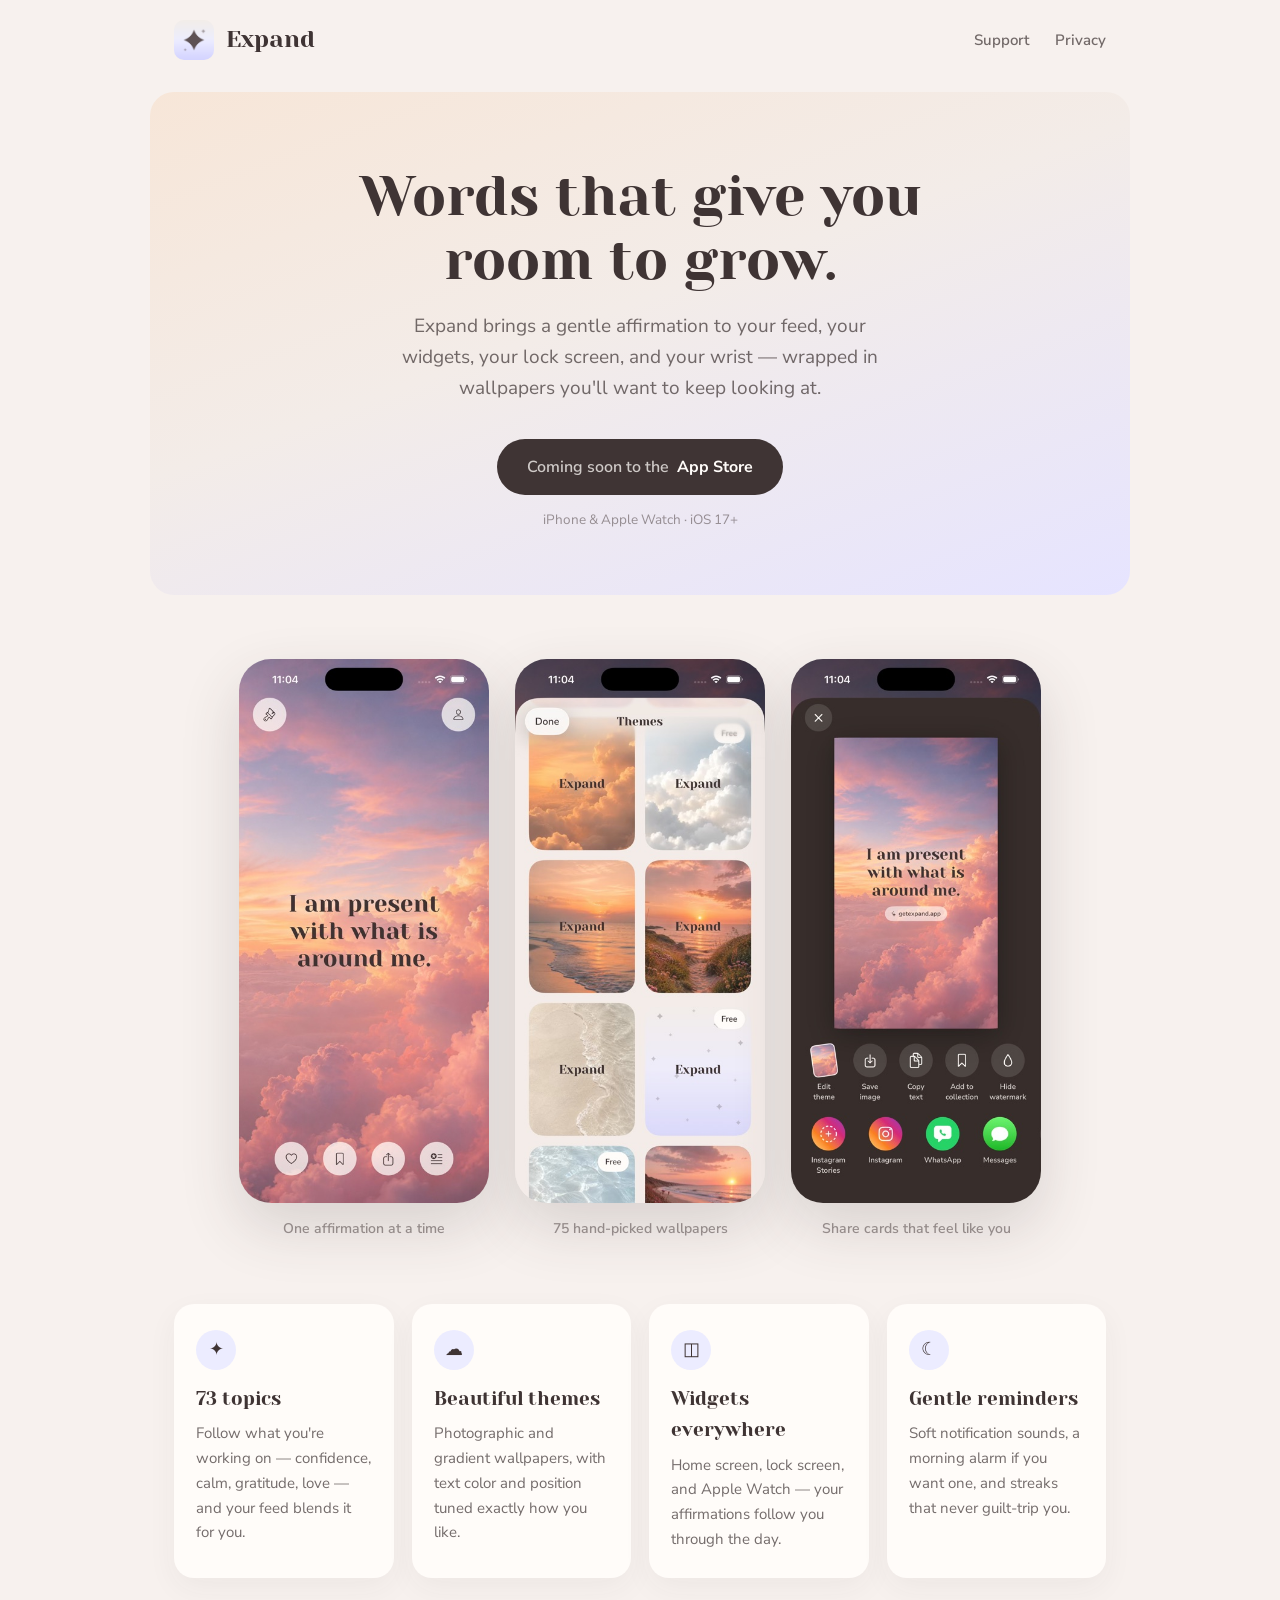
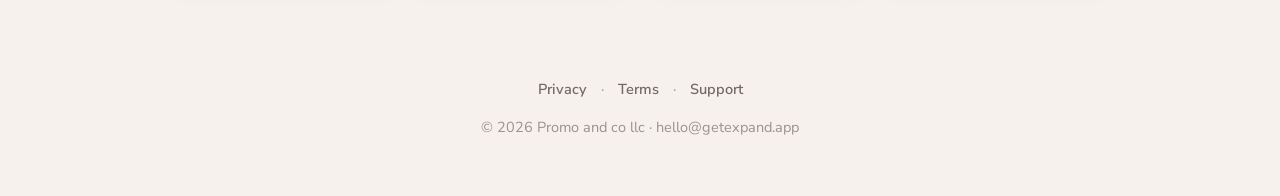
<file: index.html>
<!DOCTYPE html>
<html lang="en">
<head>
<meta charset="utf-8">
<meta name="viewport" content="width=device-width, initial-scale=1">
<title>Expand — Daily Affirmations</title>
<meta name="description" content="Expand is a calm, beautiful daily-affirmations app for iPhone and Apple Watch. Words that give you room to grow — on your feed, your widgets, and your lock screen.">
<link rel="icon" type="image/png" href="/assets/favicon.png">
<link rel="preconnect" href="https://fonts.googleapis.com">
<link rel="preconnect" href="https://fonts.gstatic.com" crossorigin>
<link href="https://fonts.googleapis.com/css2?family=Nunito+Sans:wght@400;600;700&family=Yeseva+One&display=swap" rel="stylesheet">
<link rel="stylesheet" href="/style.css">
<meta property="og:title" content="Expand — Daily Affirmations">
<meta property="og:description" content="Words that give you room to grow.">
<meta property="og:url" content="https://getexpand.app">
<meta property="og:image" content="https://getexpand.app/assets/feed.jpg">
</head>
<body>

<header>
  <div class="wrap">
    <a class="brand" href="/"><img src="/assets/icon.png" alt="Expand app icon">Expand</a>
    <nav>
      <a href="/support">Support</a>
      <a href="/privacy">Privacy</a>
    </nav>
  </div>
</header>

<section class="hero">
  <h1>Words that give you room&nbsp;to&nbsp;grow.</h1>
  <p class="sub">Expand brings a gentle affirmation to your feed, your widgets, your lock screen, and your wrist — wrapped in wallpapers you'll want to keep looking at.</p>
  <a class="store-badge" href="#" aria-disabled="true"><span>Coming soon to the</span>&nbsp; App Store</a>
  <p class="store-note">iPhone &amp; Apple Watch · iOS 17+</p>
</section>

<div class="wrap">
  <section class="shots">
    <figure>
      <img src="/assets/feed.jpg" alt="Expand's home feed: an affirmation over a pink sunset cloud wallpaper">
      <figcaption>One affirmation at a time</figcaption>
    </figure>
    <figure>
      <img src="/assets/themes.jpg" alt="The Themes gallery with photographic wallpapers">
      <figcaption>75 hand-picked wallpapers</figcaption>
    </figure>
    <figure>
      <img src="/assets/share.jpg" alt="The share composer with a beautiful affirmation card">
      <figcaption>Share cards that feel like you</figcaption>
    </figure>
  </section>

  <section class="features">
    <div class="feature">
      <div class="dot">✦</div>
      <h3>73 topics</h3>
      <p>Follow what you're working on — confidence, calm, gratitude, love — and your feed blends it for you.</p>
    </div>
    <div class="feature">
      <div class="dot">☁</div>
      <h3>Beautiful themes</h3>
      <p>Photographic and gradient wallpapers, with text color and position tuned exactly how you like.</p>
    </div>
    <div class="feature">
      <div class="dot">◫</div>
      <h3>Widgets everywhere</h3>
      <p>Home screen, lock screen, and Apple Watch — your affirmations follow you through the day.</p>
    </div>
    <div class="feature">
      <div class="dot">☾</div>
      <h3>Gentle reminders</h3>
      <p>Soft notification sounds, a morning alarm if you want one, and streaks that never guilt-trip you.</p>
    </div>
  </section>
</div>

<footer>
  <a href="/privacy">Privacy</a> · <a href="/terms">Terms</a> · <a href="/support">Support</a>
  <div class="copy">© 2026 Promo and co llc · hello@getexpand.app</div>
</footer>

</body>
</html>
</file>
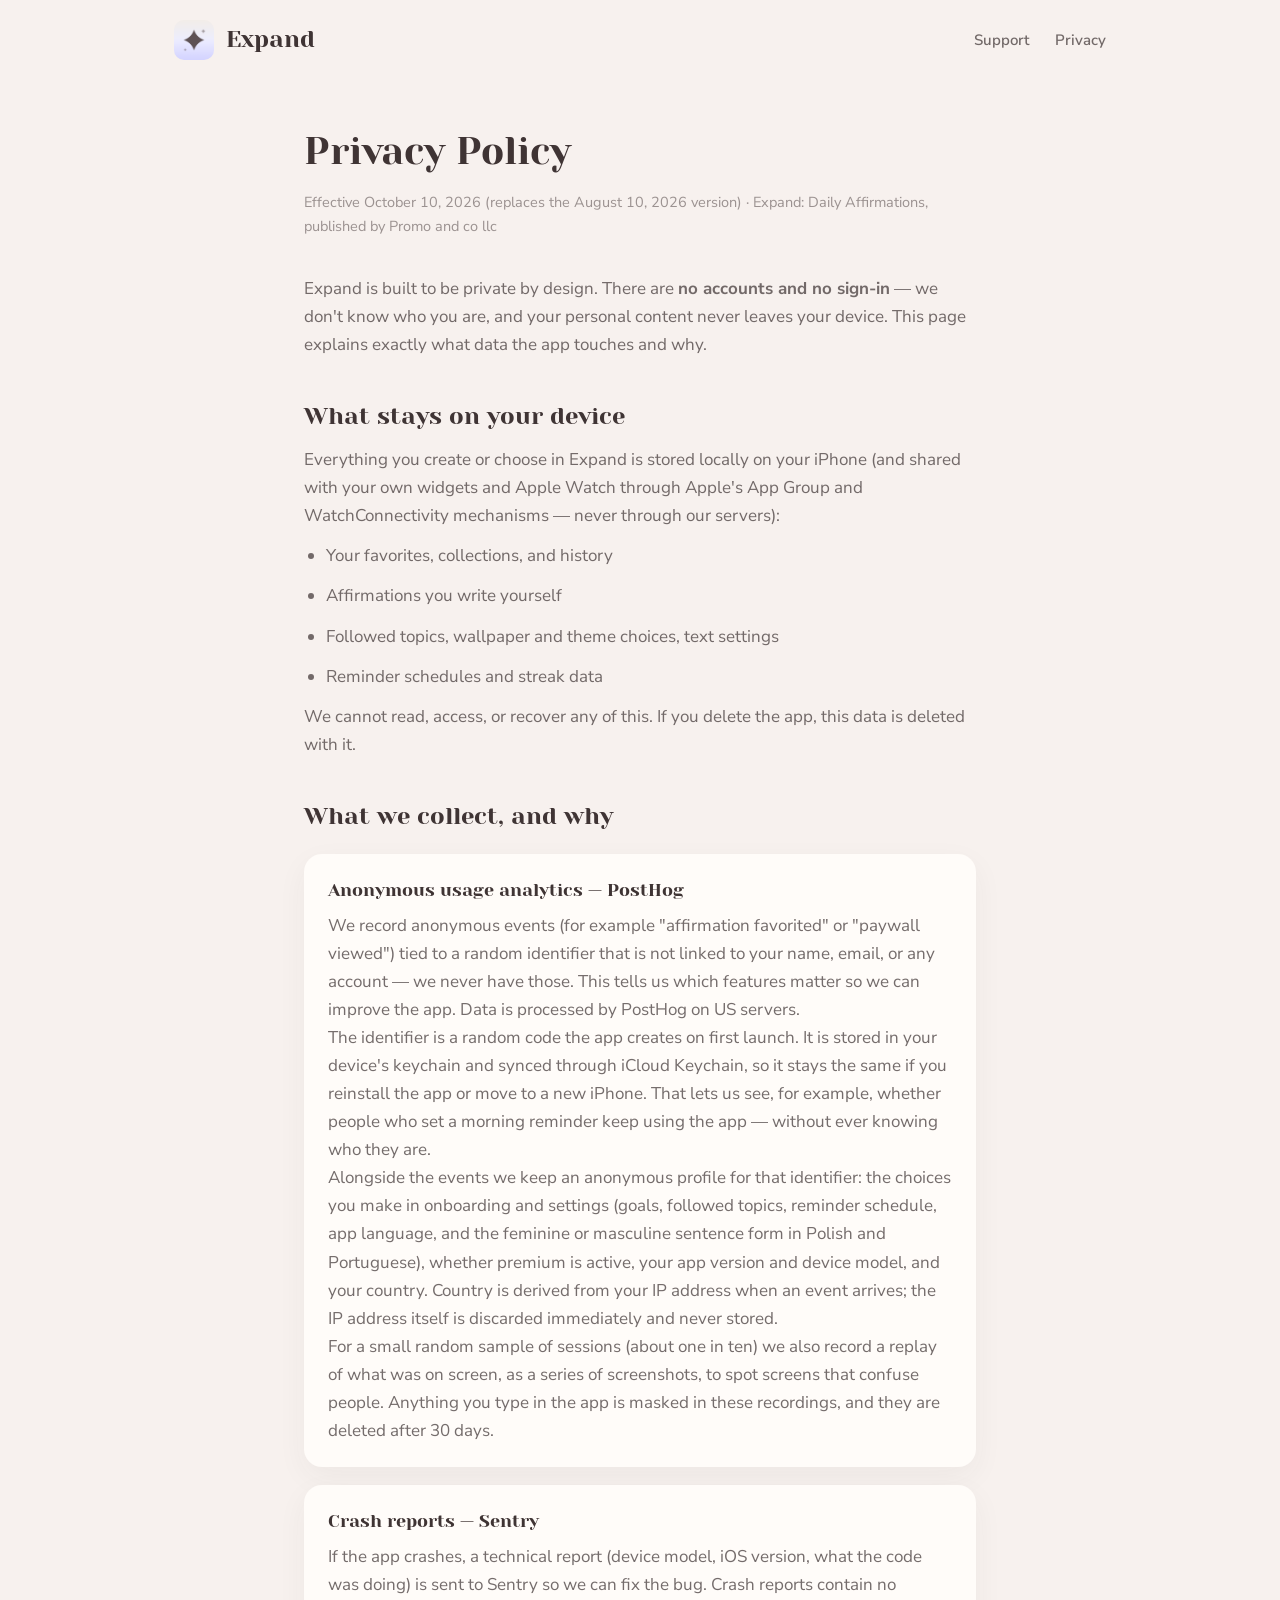
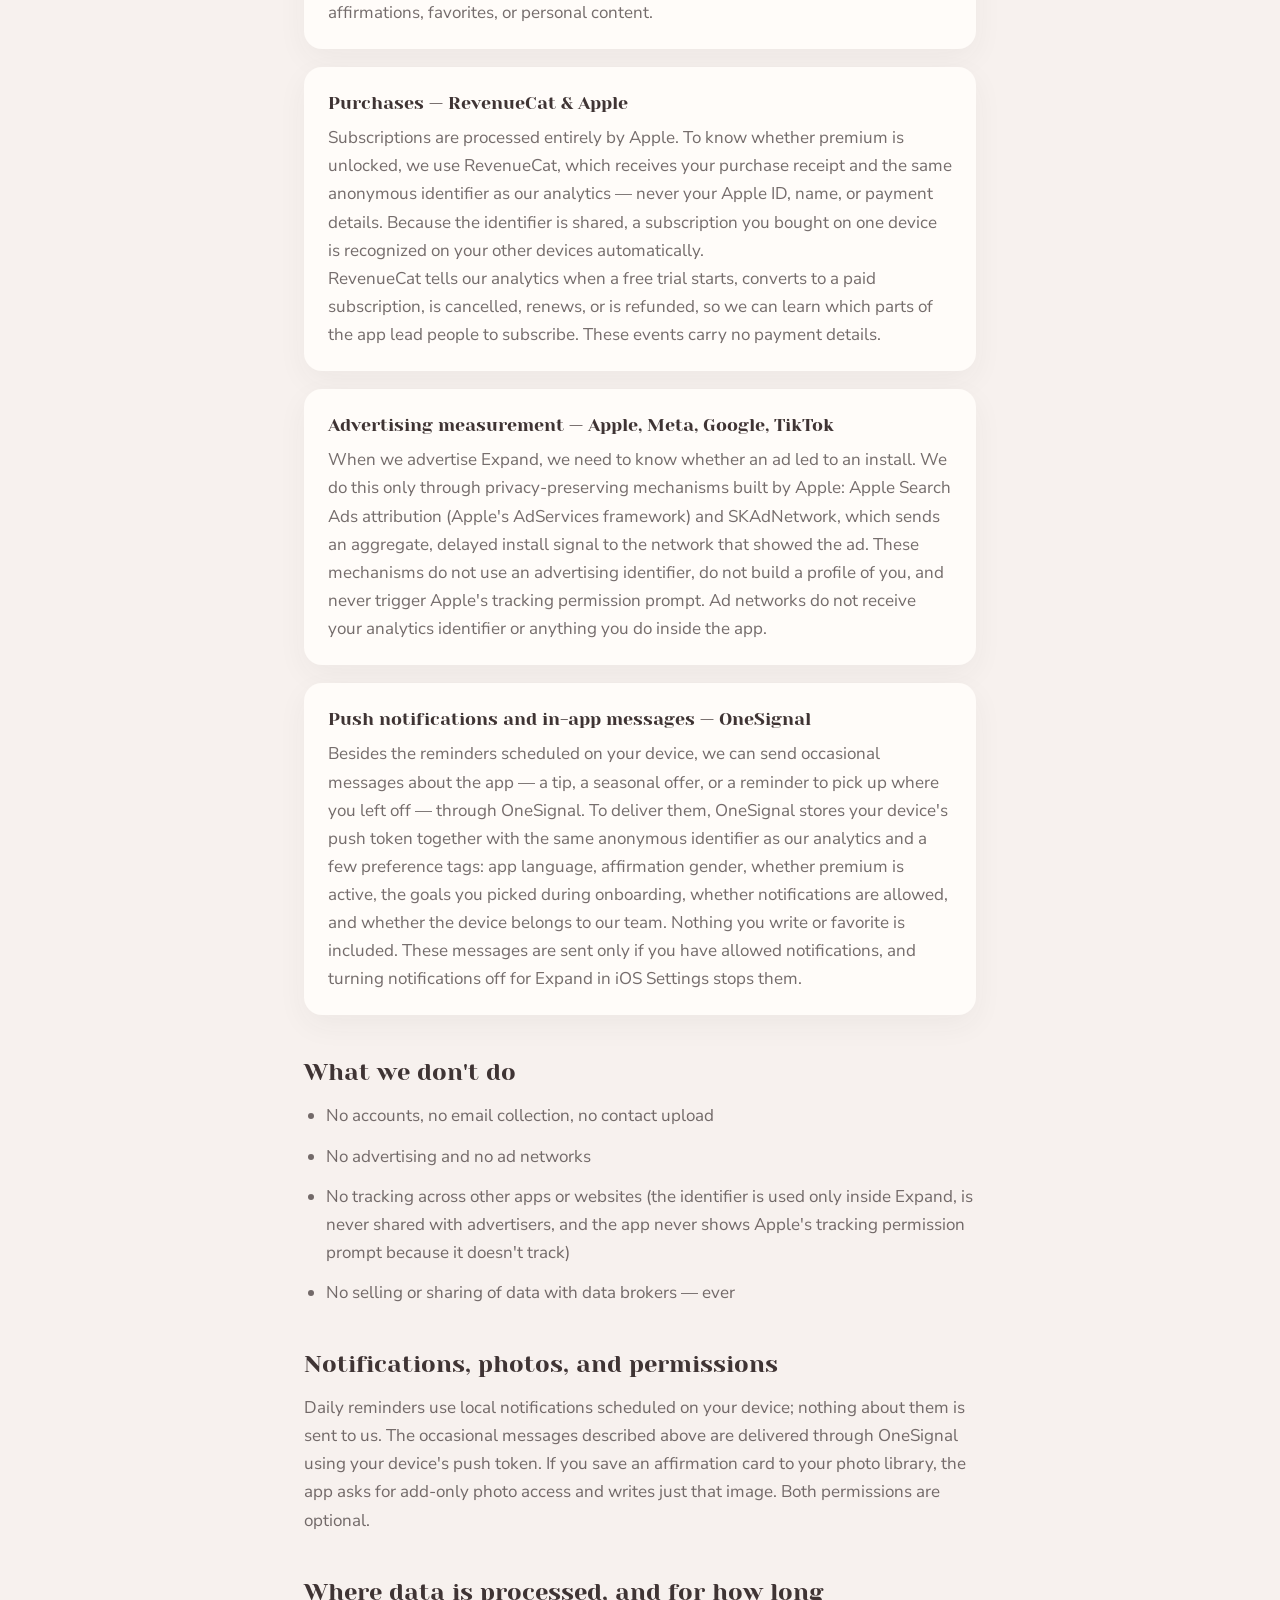
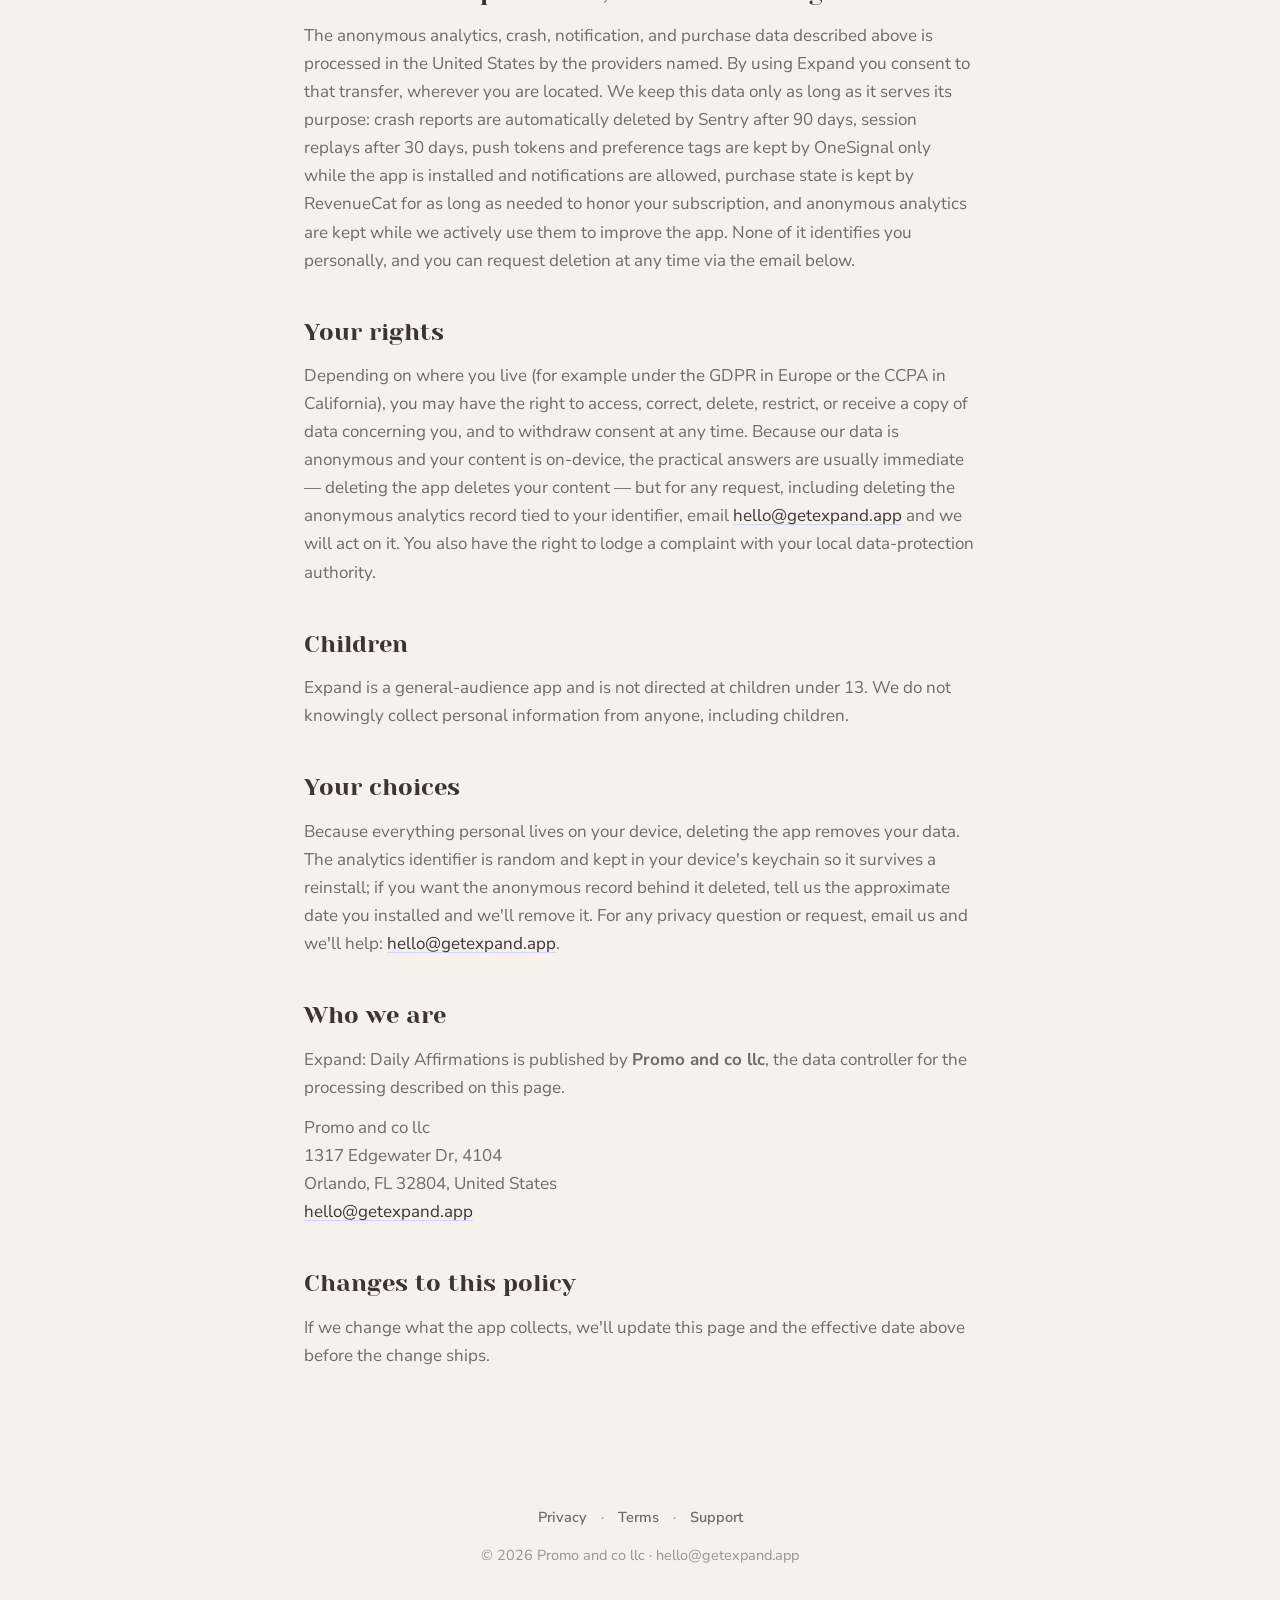
<file: privacy.html>
<!DOCTYPE html>
<html lang="en">
<head>
<meta charset="utf-8">
<meta name="viewport" content="width=device-width, initial-scale=1">
<title>Privacy Policy — Expand</title>
<meta name="description" content="Privacy policy for Expand: Daily Affirmations.">
<link rel="icon" type="image/png" href="/assets/favicon.png">
<link rel="preconnect" href="https://fonts.googleapis.com">
<link rel="preconnect" href="https://fonts.gstatic.com" crossorigin>
<link href="https://fonts.googleapis.com/css2?family=Nunito+Sans:wght@400;600;700&family=Yeseva+One&display=swap" rel="stylesheet">
<link rel="stylesheet" href="/style.css">
</head>
<body>

<header>
  <div class="wrap">
    <a class="brand" href="/"><img src="/assets/icon.png" alt="Expand app icon">Expand</a>
    <nav>
      <a href="/support">Support</a>
      <a href="/privacy">Privacy</a>
    </nav>
  </div>
</header>

<main class="prose">
  <h1>Privacy Policy</h1>
  <p class="updated">Effective October 10, 2026 (replaces the August 10, 2026 version) · Expand: Daily Affirmations, published by Promo and co llc</p>

  <p>Expand is built to be private by design. There are <strong>no accounts and no sign-in</strong> — we don't know who you are, and your personal content never leaves your device. This page explains exactly what data the app touches and why.</p>

  <h2>What stays on your device</h2>
  <p>Everything you create or choose in Expand is stored locally on your iPhone (and shared with your own widgets and Apple Watch through Apple's App Group and WatchConnectivity mechanisms — never through our servers):</p>
  <ul>
    <li>Your favorites, collections, and history</li>
    <li>Affirmations you write yourself</li>
    <li>Followed topics, wallpaper and theme choices, text settings</li>
    <li>Reminder schedules and streak data</li>
  </ul>
  <p>We cannot read, access, or recover any of this. If you delete the app, this data is deleted with it.</p>

  <h2>What we collect, and why</h2>

  <div class="card">
    <h3>Anonymous usage analytics — PostHog</h3>
    <p>We record anonymous events (for example "affirmation favorited" or "paywall viewed") tied to a random identifier that is not linked to your name, email, or any account — we never have those. This tells us which features matter so we can improve the app. Data is processed by PostHog on US servers.</p>
    <p>The identifier is a random code the app creates on first launch. It is stored in your device's keychain and synced through iCloud Keychain, so it stays the same if you reinstall the app or move to a new iPhone. That lets us see, for example, whether people who set a morning reminder keep using the app — without ever knowing who they are.</p>
    <p>Alongside the events we keep an anonymous profile for that identifier: the choices you make in onboarding and settings (goals, followed topics, reminder schedule, app language, and the feminine or masculine sentence form in Polish and Portuguese), whether premium is active, your app version and device model, and your country. Country is derived from your IP address when an event arrives; the IP address itself is discarded immediately and never stored.</p>
    <p>For a small random sample of sessions (about one in ten) we also record a replay of what was on screen, as a series of screenshots, to spot screens that confuse people. Anything you type in the app is masked in these recordings, and they are deleted after 30 days.</p>
  </div>

  <div class="card">
    <h3>Crash reports — Sentry</h3>
    <p>If the app crashes, a technical report (device model, iOS version, what the code was doing) is sent to Sentry so we can fix the bug. Crash reports contain no affirmations, favorites, or personal content.</p>
  </div>

  <div class="card">
    <h3>Purchases — RevenueCat &amp; Apple</h3>
    <p>Subscriptions are processed entirely by Apple. To know whether premium is unlocked, we use RevenueCat, which receives your purchase receipt and the same anonymous identifier as our analytics — never your Apple ID, name, or payment details. Because the identifier is shared, a subscription you bought on one device is recognized on your other devices automatically.</p>
    <p>RevenueCat tells our analytics when a free trial starts, converts to a paid subscription, is cancelled, renews, or is refunded, so we can learn which parts of the app lead people to subscribe. These events carry no payment details.</p>
  </div>

  <div class="card">
    <h3>Advertising measurement — Apple, Meta, Google, TikTok</h3>
    <p>When we advertise Expand, we need to know whether an ad led to an install. We do this only through privacy-preserving mechanisms built by Apple: Apple Search Ads attribution (Apple's AdServices framework) and SKAdNetwork, which sends an aggregate, delayed install signal to the network that showed the ad. These mechanisms do not use an advertising identifier, do not build a profile of you, and never trigger Apple's tracking permission prompt. Ad networks do not receive your analytics identifier or anything you do inside the app.</p>
  </div>

  <div class="card">
    <h3>Push notifications and in-app messages — OneSignal</h3>
    <p>Besides the reminders scheduled on your device, we can send occasional messages about the app — a tip, a seasonal offer, or a reminder to pick up where you left off — through OneSignal. To deliver them, OneSignal stores your device's push token together with the same anonymous identifier as our analytics and a few preference tags: app language, affirmation gender, whether premium is active, the goals you picked during onboarding, whether notifications are allowed, and whether the device belongs to our team. Nothing you write or favorite is included. These messages are sent only if you have allowed notifications, and turning notifications off for Expand in iOS Settings stops them.</p>
  </div>

  <h2>What we don't do</h2>
  <ul>
    <li>No accounts, no email collection, no contact upload</li>
    <li>No advertising and no ad networks</li>
    <li>No tracking across other apps or websites (the identifier is used only inside Expand, is never shared with advertisers, and the app never shows Apple's tracking permission prompt because it doesn't track)</li>
    <li>No selling or sharing of data with data brokers — ever</li>
  </ul>

  <h2>Notifications, photos, and permissions</h2>
  <p>Daily reminders use local notifications scheduled on your device; nothing about them is sent to us. The occasional messages described above are delivered through OneSignal using your device's push token. If you save an affirmation card to your photo library, the app asks for add-only photo access and writes just that image. Both permissions are optional.</p>

  <h2>Where data is processed, and for how long</h2>
  <p>The anonymous analytics, crash, notification, and purchase data described above is processed in the United States by the providers named. By using Expand you consent to that transfer, wherever you are located. We keep this data only as long as it serves its purpose: crash reports are automatically deleted by Sentry after 90 days, session replays after 30 days, push tokens and preference tags are kept by OneSignal only while the app is installed and notifications are allowed, purchase state is kept by RevenueCat for as long as needed to honor your subscription, and anonymous analytics are kept while we actively use them to improve the app. None of it identifies you personally, and you can request deletion at any time via the email below.</p>

  <h2>Your rights</h2>
  <p>Depending on where you live (for example under the GDPR in Europe or the CCPA in California), you may have the right to access, correct, delete, restrict, or receive a copy of data concerning you, and to withdraw consent at any time. Because our data is anonymous and your content is on-device, the practical answers are usually immediate — deleting the app deletes your content — but for any request, including deleting the anonymous analytics record tied to your identifier, email <a href="mailto:hello@getexpand.app">hello@getexpand.app</a> and we will act on it. You also have the right to lodge a complaint with your local data-protection authority.</p>

  <h2>Children</h2>
  <p>Expand is a general-audience app and is not directed at children under 13. We do not knowingly collect personal information from anyone, including children.</p>

  <h2>Your choices</h2>
  <p>Because everything personal lives on your device, deleting the app removes your data. The analytics identifier is random and kept in your device's keychain so it survives a reinstall; if you want the anonymous record behind it deleted, tell us the approximate date you installed and we'll remove it. For any privacy question or request, email us and we'll help: <a href="mailto:hello@getexpand.app">hello@getexpand.app</a>.</p>

  <h2>Who we are</h2>
  <p>Expand: Daily Affirmations is published by <strong>Promo and co llc</strong>, the data controller for the processing described on this page.</p>
  <p>Promo and co llc<br>1317 Edgewater Dr, 4104<br>Orlando, FL 32804, United States<br><a href="mailto:hello@getexpand.app">hello@getexpand.app</a></p>

  <h2>Changes to this policy</h2>
  <p>If we change what the app collects, we'll update this page and the effective date above before the change ships.</p>
</main>

<footer>
  <a href="/privacy">Privacy</a> · <a href="/terms">Terms</a> · <a href="/support">Support</a>
  <div class="copy">© 2026 Promo and co llc · hello@getexpand.app</div>
</footer>

</body>
</html>
</file>
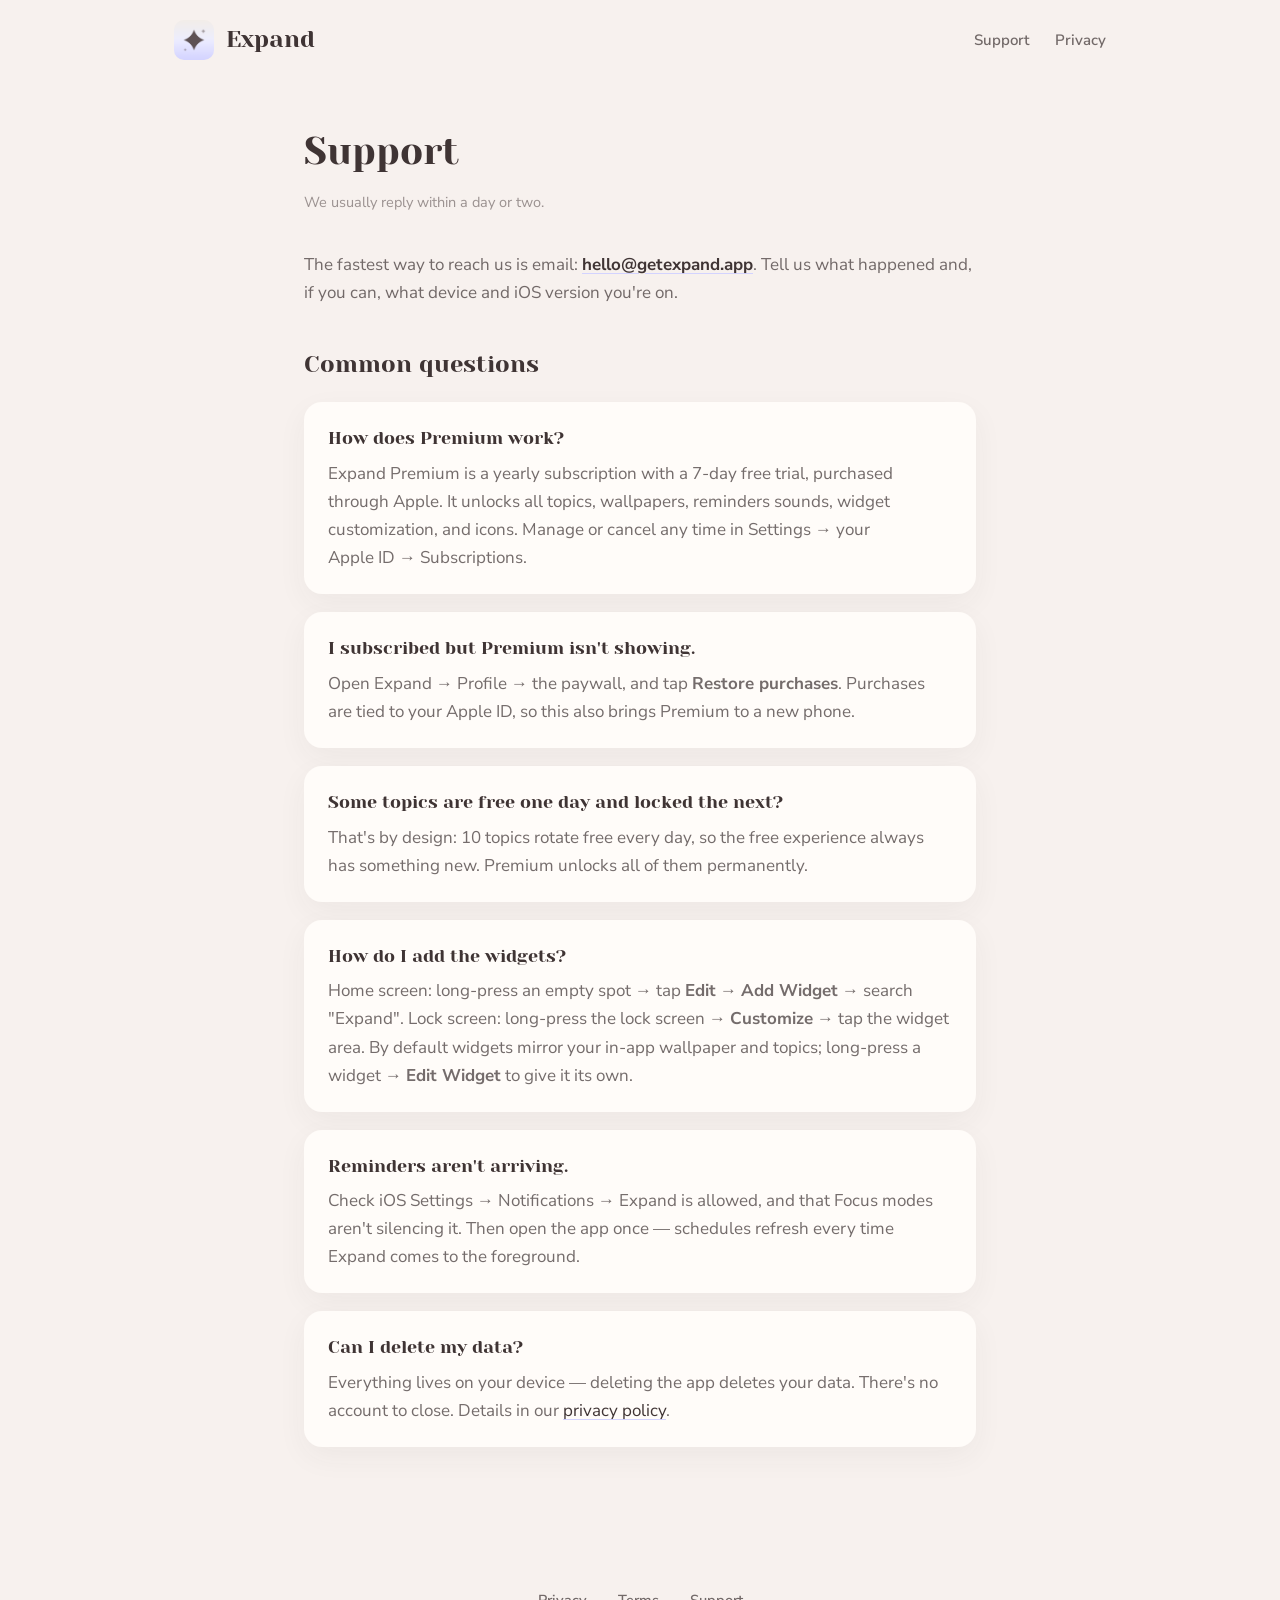
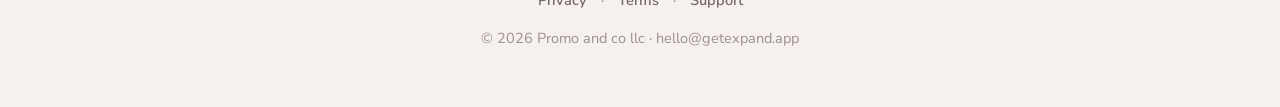
<file: support.html>
<!DOCTYPE html>
<html lang="en">
<head>
<meta charset="utf-8">
<meta name="viewport" content="width=device-width, initial-scale=1">
<title>Support — Expand</title>
<meta name="description" content="Get help with Expand: Daily Affirmations.">
<link rel="icon" type="image/png" href="/assets/favicon.png">
<link rel="preconnect" href="https://fonts.googleapis.com">
<link rel="preconnect" href="https://fonts.gstatic.com" crossorigin>
<link href="https://fonts.googleapis.com/css2?family=Nunito+Sans:wght@400;600;700&family=Yeseva+One&display=swap" rel="stylesheet">
<link rel="stylesheet" href="/style.css">
</head>
<body>

<header>
  <div class="wrap">
    <a class="brand" href="/"><img src="/assets/icon.png" alt="Expand app icon">Expand</a>
    <nav>
      <a href="/support">Support</a>
      <a href="/privacy">Privacy</a>
    </nav>
  </div>
</header>

<main class="prose">
  <h1>Support</h1>
  <p class="updated">We usually reply within a day or two.</p>

  <p>The fastest way to reach us is email: <a href="mailto:hello@getexpand.app"><strong>hello@getexpand.app</strong></a>. Tell us what happened and, if you can, what device and iOS version you're on.</p>

  <h2>Common questions</h2>

  <div class="card">
    <h3>How does Premium work?</h3>
    <p>Expand Premium is a yearly subscription with a 7-day free trial, purchased through Apple. It unlocks all topics, wallpapers, reminders sounds, widget customization, and icons. Manage or cancel any time in Settings&nbsp;→&nbsp;your Apple&nbsp;ID&nbsp;→&nbsp;Subscriptions.</p>
  </div>

  <div class="card">
    <h3>I subscribed but Premium isn't showing.</h3>
    <p>Open Expand → Profile → the paywall, and tap <strong>Restore purchases</strong>. Purchases are tied to your Apple ID, so this also brings Premium to a new phone.</p>
  </div>

  <div class="card">
    <h3>Some topics are free one day and locked the next?</h3>
    <p>That's by design: 10 topics rotate free every day, so the free experience always has something new. Premium unlocks all of them permanently.</p>
  </div>

  <div class="card">
    <h3>How do I add the widgets?</h3>
    <p>Home screen: long-press an empty spot → tap <strong>Edit</strong> → <strong>Add Widget</strong> → search "Expand". Lock screen: long-press the lock screen → <strong>Customize</strong> → tap the widget area. By default widgets mirror your in-app wallpaper and topics; long-press a widget → <strong>Edit Widget</strong> to give it its own.</p>
  </div>

  <div class="card">
    <h3>Reminders aren't arriving.</h3>
    <p>Check iOS Settings → Notifications → Expand is allowed, and that Focus modes aren't silencing it. Then open the app once — schedules refresh every time Expand comes to the foreground.</p>
  </div>

  <div class="card">
    <h3>Can I delete my data?</h3>
    <p>Everything lives on your device — deleting the app deletes your data. There's no account to close. Details in our <a href="/privacy">privacy policy</a>.</p>
  </div>
</main>

<footer>
  <a href="/privacy">Privacy</a> · <a href="/terms">Terms</a> · <a href="/support">Support</a>
  <div class="copy">© 2026 Promo and co llc · hello@getexpand.app</div>
</footer>

</body>
</html>
</file>
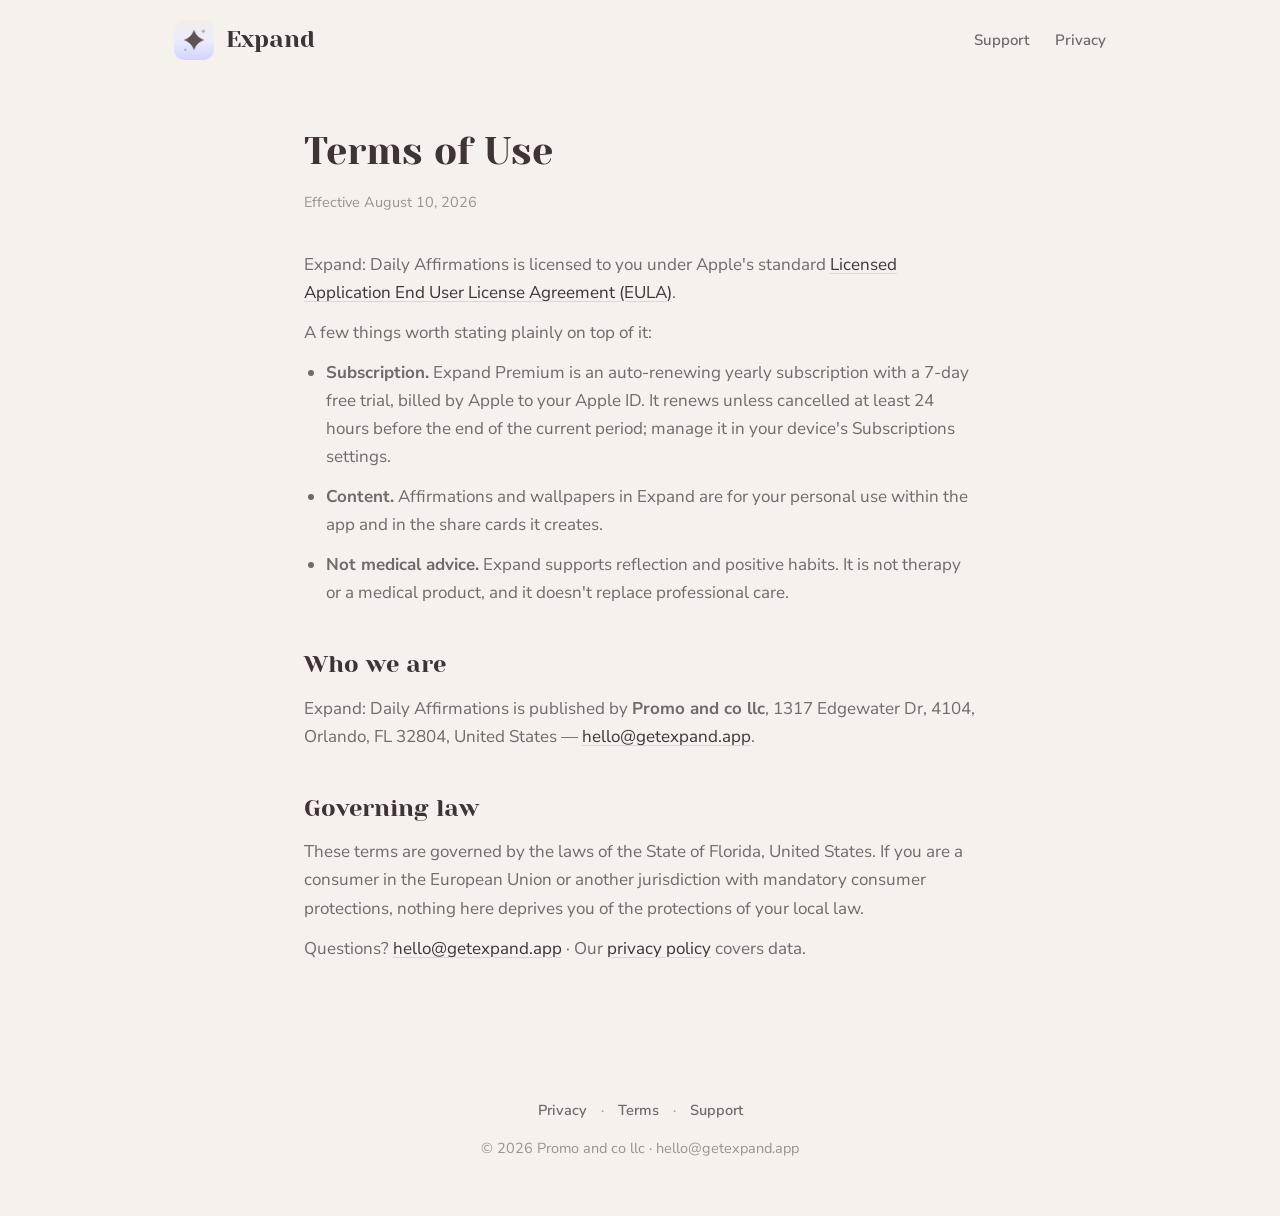
<file: terms.html>
<!DOCTYPE html>
<html lang="en">
<head>
<meta charset="utf-8">
<meta name="viewport" content="width=device-width, initial-scale=1">
<title>Terms of Use — Expand</title>
<meta name="description" content="Terms of use for Expand: Daily Affirmations.">
<link rel="icon" type="image/png" href="/assets/favicon.png">
<link rel="preconnect" href="https://fonts.googleapis.com">
<link rel="preconnect" href="https://fonts.gstatic.com" crossorigin>
<link href="https://fonts.googleapis.com/css2?family=Nunito+Sans:wght@400;600;700&family=Yeseva+One&display=swap" rel="stylesheet">
<link rel="stylesheet" href="/style.css">
</head>
<body>

<header>
  <div class="wrap">
    <a class="brand" href="/"><img src="/assets/icon.png" alt="Expand app icon">Expand</a>
    <nav>
      <a href="/support">Support</a>
      <a href="/privacy">Privacy</a>
    </nav>
  </div>
</header>

<main class="prose">
  <h1>Terms of Use</h1>
  <p class="updated">Effective August 10, 2026</p>

  <p>Expand: Daily Affirmations is licensed to you under Apple's standard <a href="https://www.apple.com/legal/internet-services/itunes/dev/stdeula/">Licensed Application End User License Agreement (EULA)</a>.</p>

  <p>A few things worth stating plainly on top of it:</p>
  <ul>
    <li><strong>Subscription.</strong> Expand Premium is an auto-renewing yearly subscription with a 7-day free trial, billed by Apple to your Apple ID. It renews unless cancelled at least 24 hours before the end of the current period; manage it in your device's Subscriptions settings.</li>
    <li><strong>Content.</strong> Affirmations and wallpapers in Expand are for your personal use within the app and in the share cards it creates.</li>
    <li><strong>Not medical advice.</strong> Expand supports reflection and positive habits. It is not therapy or a medical product, and it doesn't replace professional care.</li>
  </ul>

  <h2>Who we are</h2>
  <p>Expand: Daily Affirmations is published by <strong>Promo and co llc</strong>, 1317 Edgewater Dr, 4104, Orlando, FL 32804, United States — <a href="mailto:hello@getexpand.app">hello@getexpand.app</a>.</p>

  <h2>Governing law</h2>
  <p>These terms are governed by the laws of the State of Florida, United States. If you are a consumer in the European Union or another jurisdiction with mandatory consumer protections, nothing here deprives you of the protections of your local law.</p>

  <p>Questions? <a href="mailto:hello@getexpand.app">hello@getexpand.app</a> · Our <a href="/privacy">privacy policy</a> covers data.</p>
</main>

<footer>
  <a href="/privacy">Privacy</a> · <a href="/terms">Terms</a> · <a href="/support">Support</a>
  <div class="copy">© 2026 Promo and co llc · hello@getexpand.app</div>
</footer>

</body>
</html>
</file>
<file: style.css>
/* Expand — getexpand.app · brand tokens mirrored from the iOS design system */
:root {
  --bg: #F7F1EE;
  --surface: #FFFCF9;
  --ink: #3F3434;
  --ink-soft: rgba(63, 52, 52, 0.72);
  --ink-faint: rgba(63, 52, 52, 0.5);
  --lavender: #D3D3FF;
  --lavender-light: #ECECFF;
  --radius: 24px;
}

* { margin: 0; padding: 0; box-sizing: border-box; }

body {
  background: var(--bg);
  color: var(--ink);
  font-family: "Nunito Sans", -apple-system, "Segoe UI", sans-serif;
  font-size: 17px;
  line-height: 1.65;
  -webkit-font-smoothing: antialiased;
}

h1, h2, h3, .brand { font-family: "Yeseva One", Georgia, serif; font-weight: 400; }

.wrap { max-width: 980px; margin: 0 auto; padding: 0 24px; }

/* Header */
header {
  padding: 20px 0;
}
header .wrap { display: flex; align-items: center; justify-content: space-between; }
.brand { display: flex; align-items: center; gap: 12px; font-size: 24px; color: var(--ink); text-decoration: none; }
.brand img { width: 40px; height: 40px; border-radius: 10px; }
nav a {
  color: var(--ink-soft); text-decoration: none; margin-left: 22px; font-size: 15px; font-weight: 600;
}
nav a:hover { color: var(--ink); }

/* Hero */
.hero {
  background: linear-gradient(160deg, #F7E6D8 0%, #F3ECE8 45%, #E6E4FF 100%);
  border-radius: var(--radius);
  margin: 12px auto 0;
  max-width: 980px;
  padding: 72px 32px 64px;
  text-align: center;
}
.hero h1 { font-size: clamp(34px, 6vw, 56px); line-height: 1.15; max-width: 640px; margin: 0 auto 18px; }
.hero p.sub { font-size: 19px; color: var(--ink-soft); max-width: 520px; margin: 0 auto 34px; }
.store-badge {
  display: inline-block; background: var(--ink); color: var(--surface);
  border-radius: 999px; padding: 15px 30px; text-decoration: none;
  font-weight: 700; font-size: 16px;
}
.store-badge span { opacity: 0.75; font-weight: 600; }
.store-note { font-size: 13.5px; color: var(--ink-faint); margin-top: 14px; }

/* Screenshots */
.shots { display: flex; justify-content: center; gap: 26px; padding: 64px 0 8px; flex-wrap: wrap; }
.shots figure { width: 250px; }
.shots img {
  width: 100%; border-radius: 32px; display: block;
  box-shadow: 0 24px 60px rgba(63, 52, 52, 0.16);
}
.shots figcaption { text-align: center; font-size: 14px; color: var(--ink-faint); padding-top: 14px; font-weight: 600; }

/* Features */
.features { display: grid; grid-template-columns: repeat(auto-fit, minmax(210px, 1fr)); gap: 18px; padding: 56px 0; }
.feature {
  background: var(--surface); border-radius: 20px; padding: 26px 22px;
  box-shadow: 0 10px 30px rgba(63, 52, 52, 0.05);
}
.feature .dot {
  width: 40px; height: 40px; border-radius: 999px; background: var(--lavender-light);
  display: flex; align-items: center; justify-content: center; font-size: 18px; margin-bottom: 14px;
}
.feature h3 { font-size: 19px; margin-bottom: 6px; }
.feature p { font-size: 15px; color: var(--ink-soft); }

/* Prose pages (privacy / support / terms) */
.prose { max-width: 720px; margin: 0 auto; padding: 40px 24px 80px; }
.prose h1 { font-size: 38px; margin-bottom: 8px; }
.prose .updated { color: var(--ink-faint); font-size: 14.5px; margin-bottom: 36px; }
.prose h2 { font-size: 24px; margin: 38px 0 10px; }
.prose p, .prose li { color: var(--ink-soft); margin-bottom: 12px; }
.prose ul { padding-left: 22px; margin-bottom: 12px; }
.prose a { color: var(--ink); text-decoration: underline; text-decoration-color: var(--lavender); text-underline-offset: 3px; }
.prose .card {
  background: var(--surface); border-radius: 18px; padding: 22px 24px; margin: 18px 0;
  box-shadow: 0 10px 30px rgba(63, 52, 52, 0.05);
}
.prose .card h3 { font-size: 18px; margin-bottom: 6px; }
.prose .card p { margin-bottom: 0; }

/* Footer */
footer { padding: 44px 0 56px; text-align: center; color: var(--ink-faint); font-size: 14.5px; }
footer a { color: var(--ink-soft); text-decoration: none; margin: 0 10px; font-weight: 600; }
footer a:hover { color: var(--ink); }
footer .copy { margin-top: 14px; }

@media (max-width: 640px) {
  .hero { padding: 52px 22px 46px; border-radius: 0; margin-top: 0; }
  nav a { margin-left: 14px; font-size: 14px; }
}
</file>
